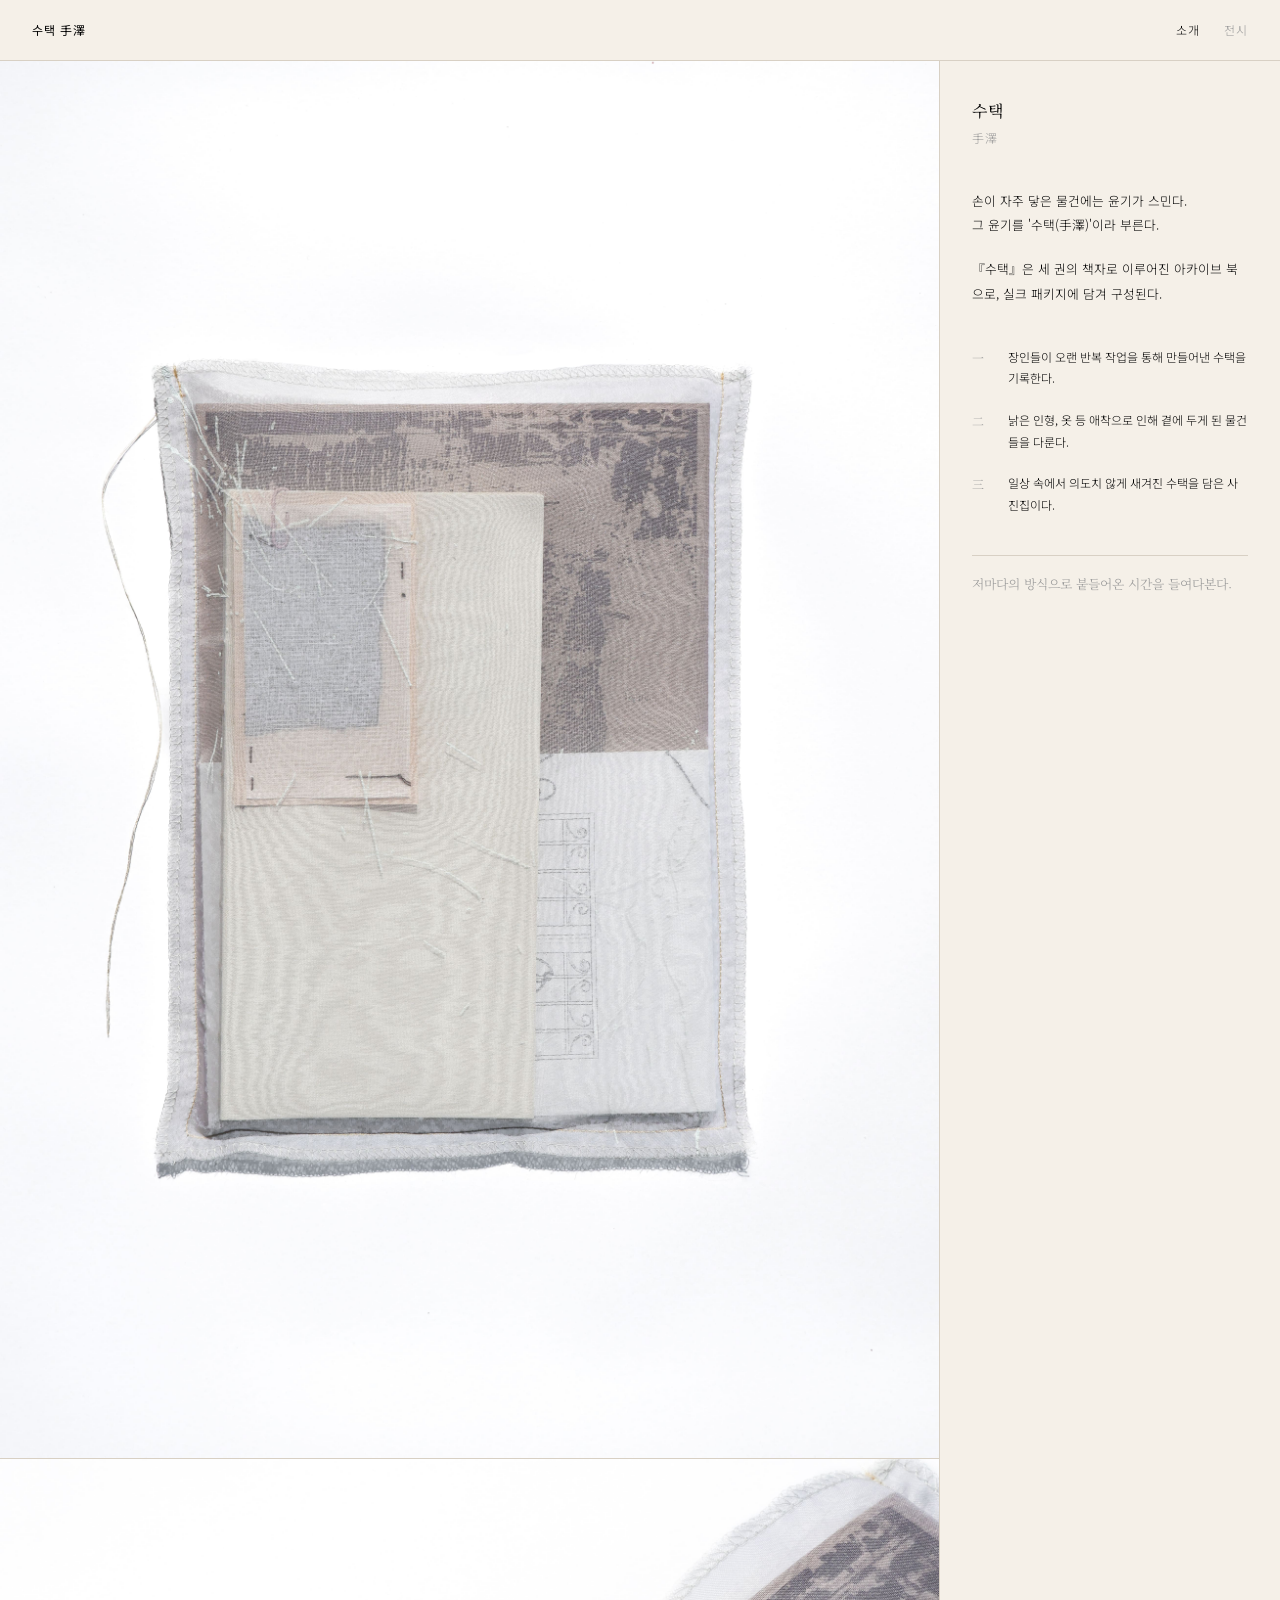
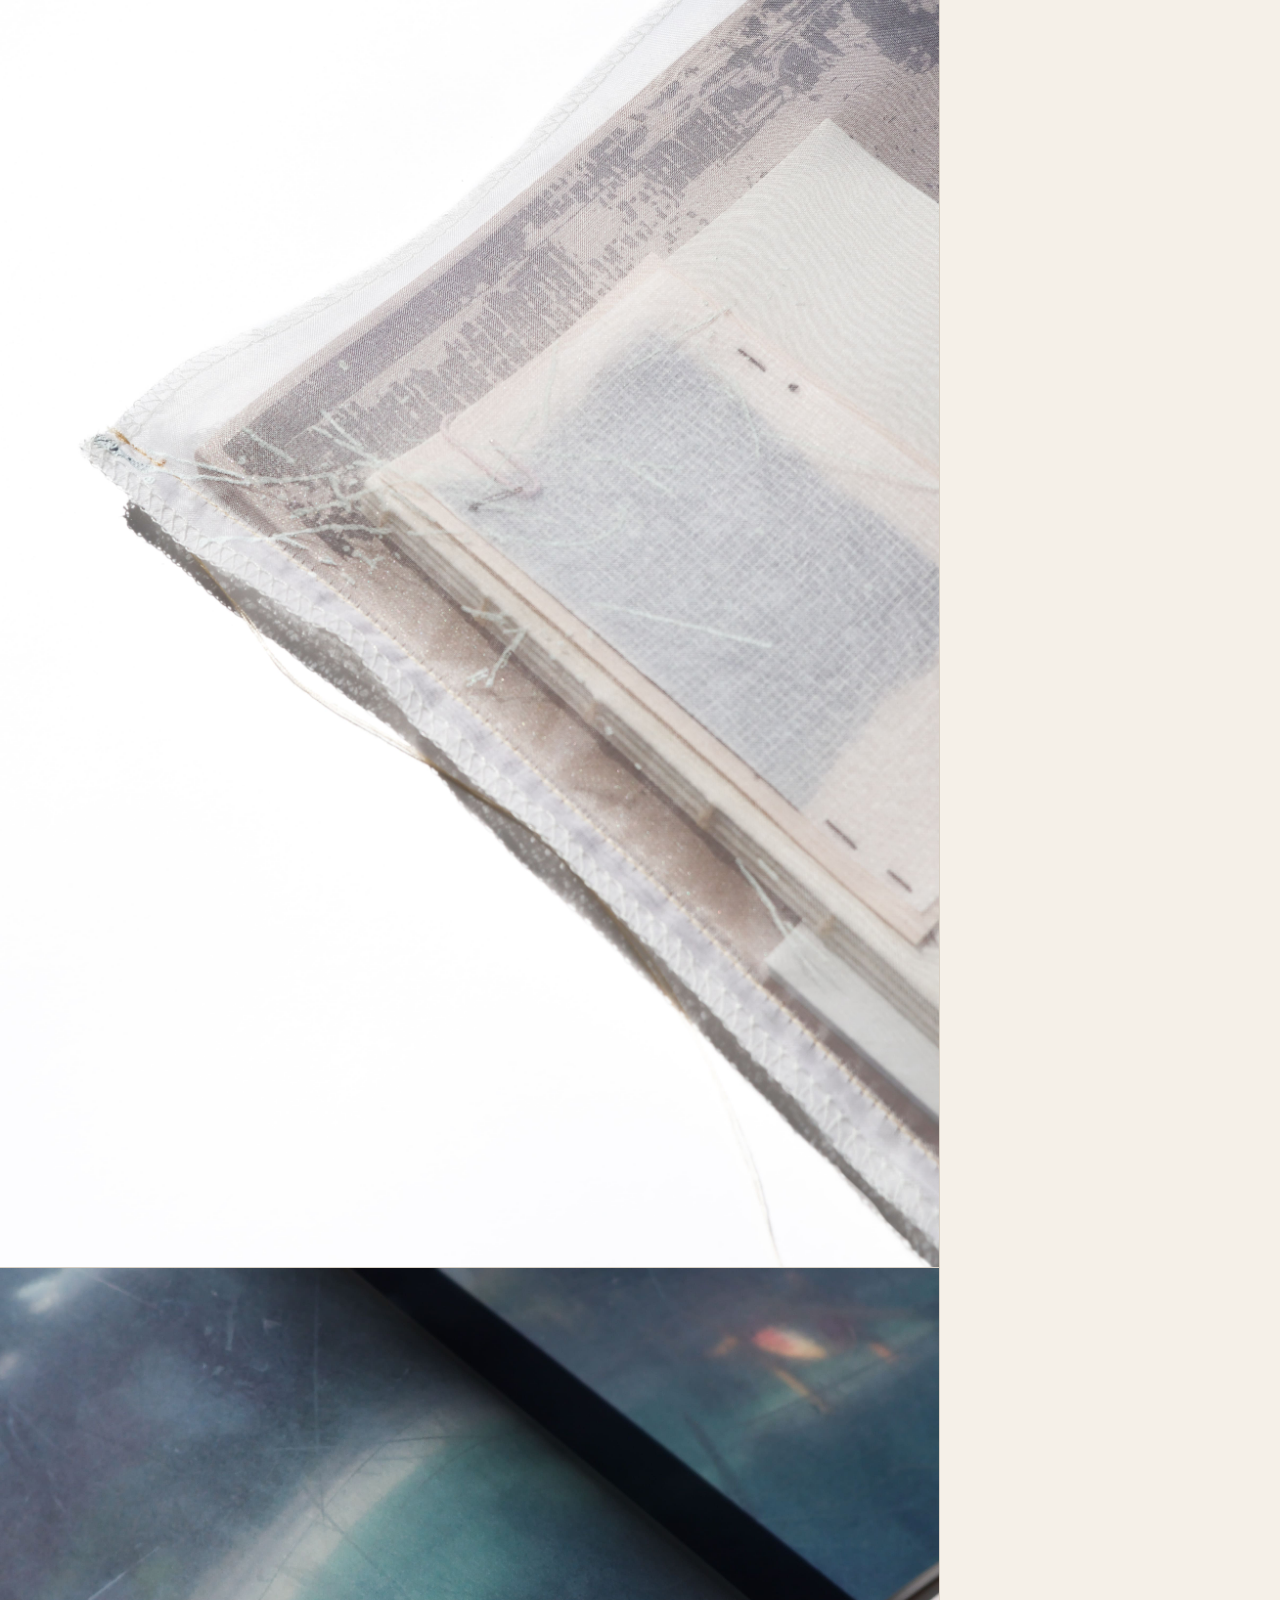
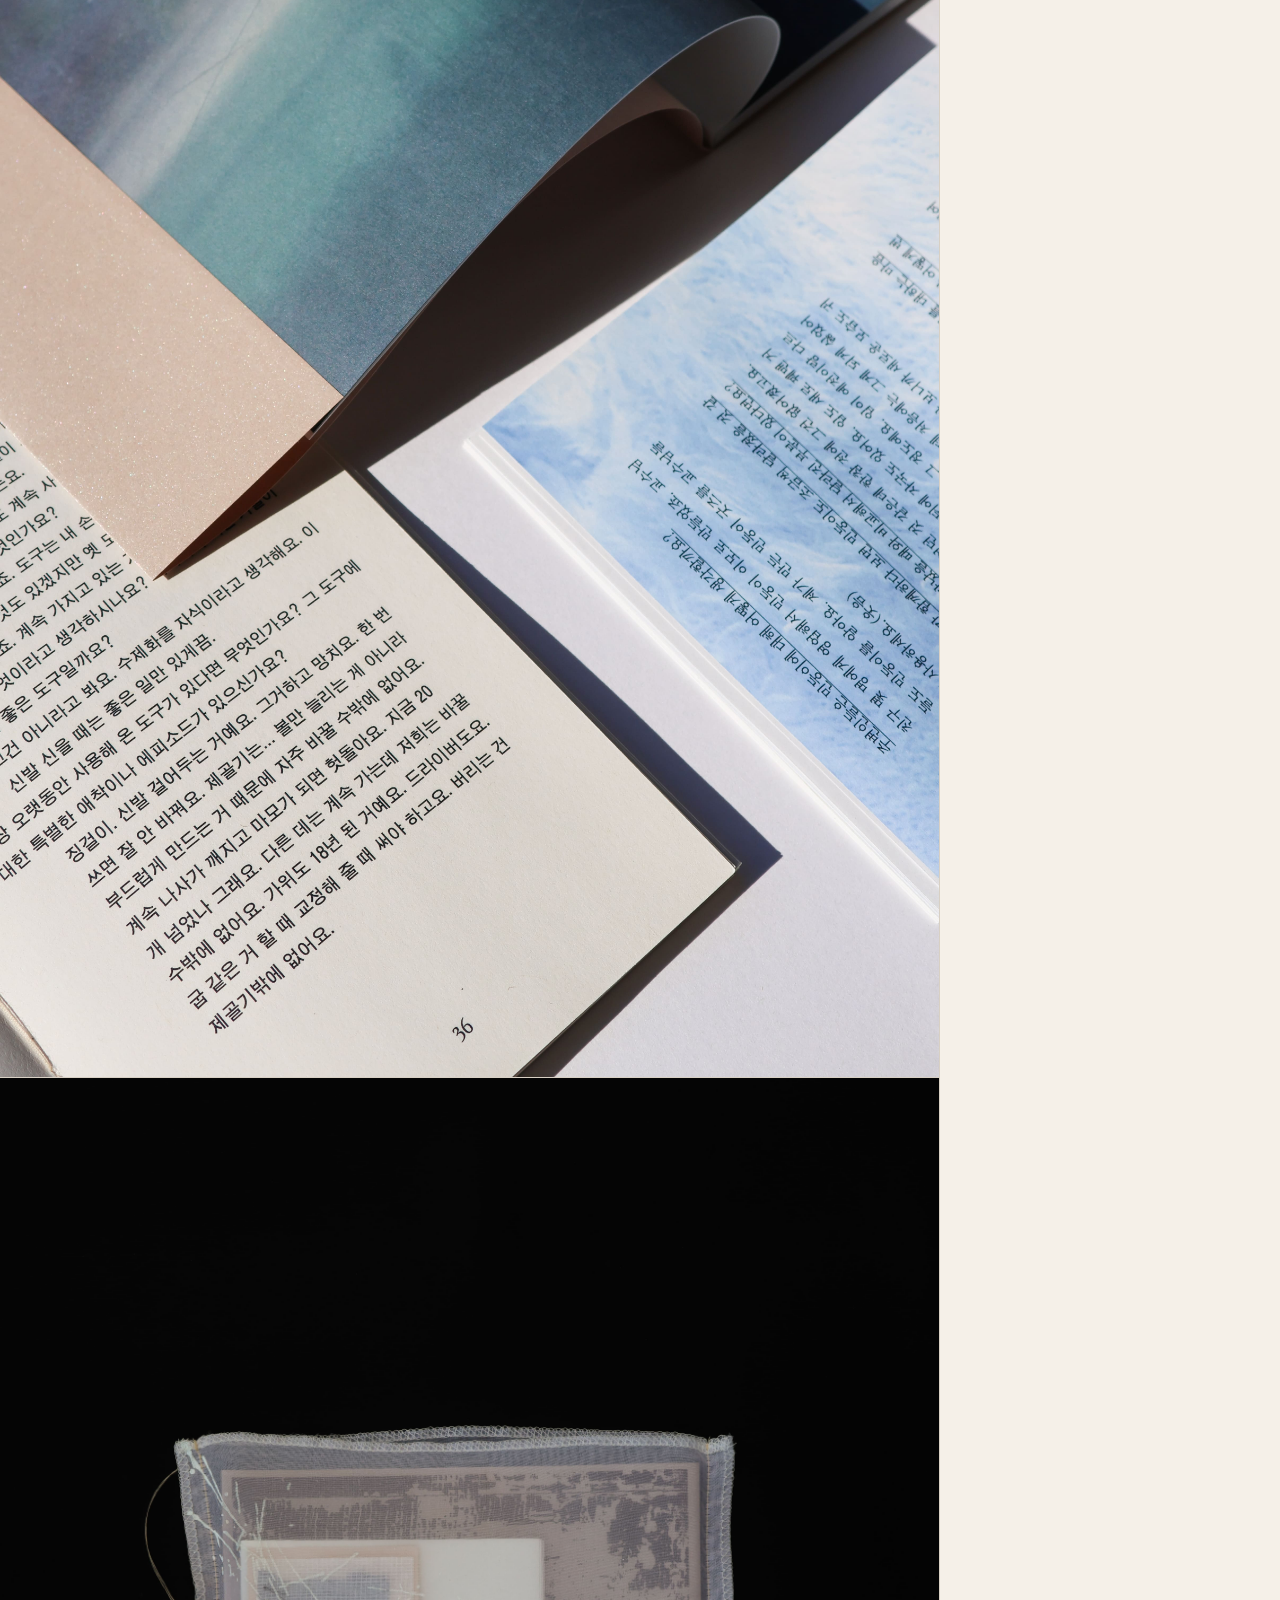
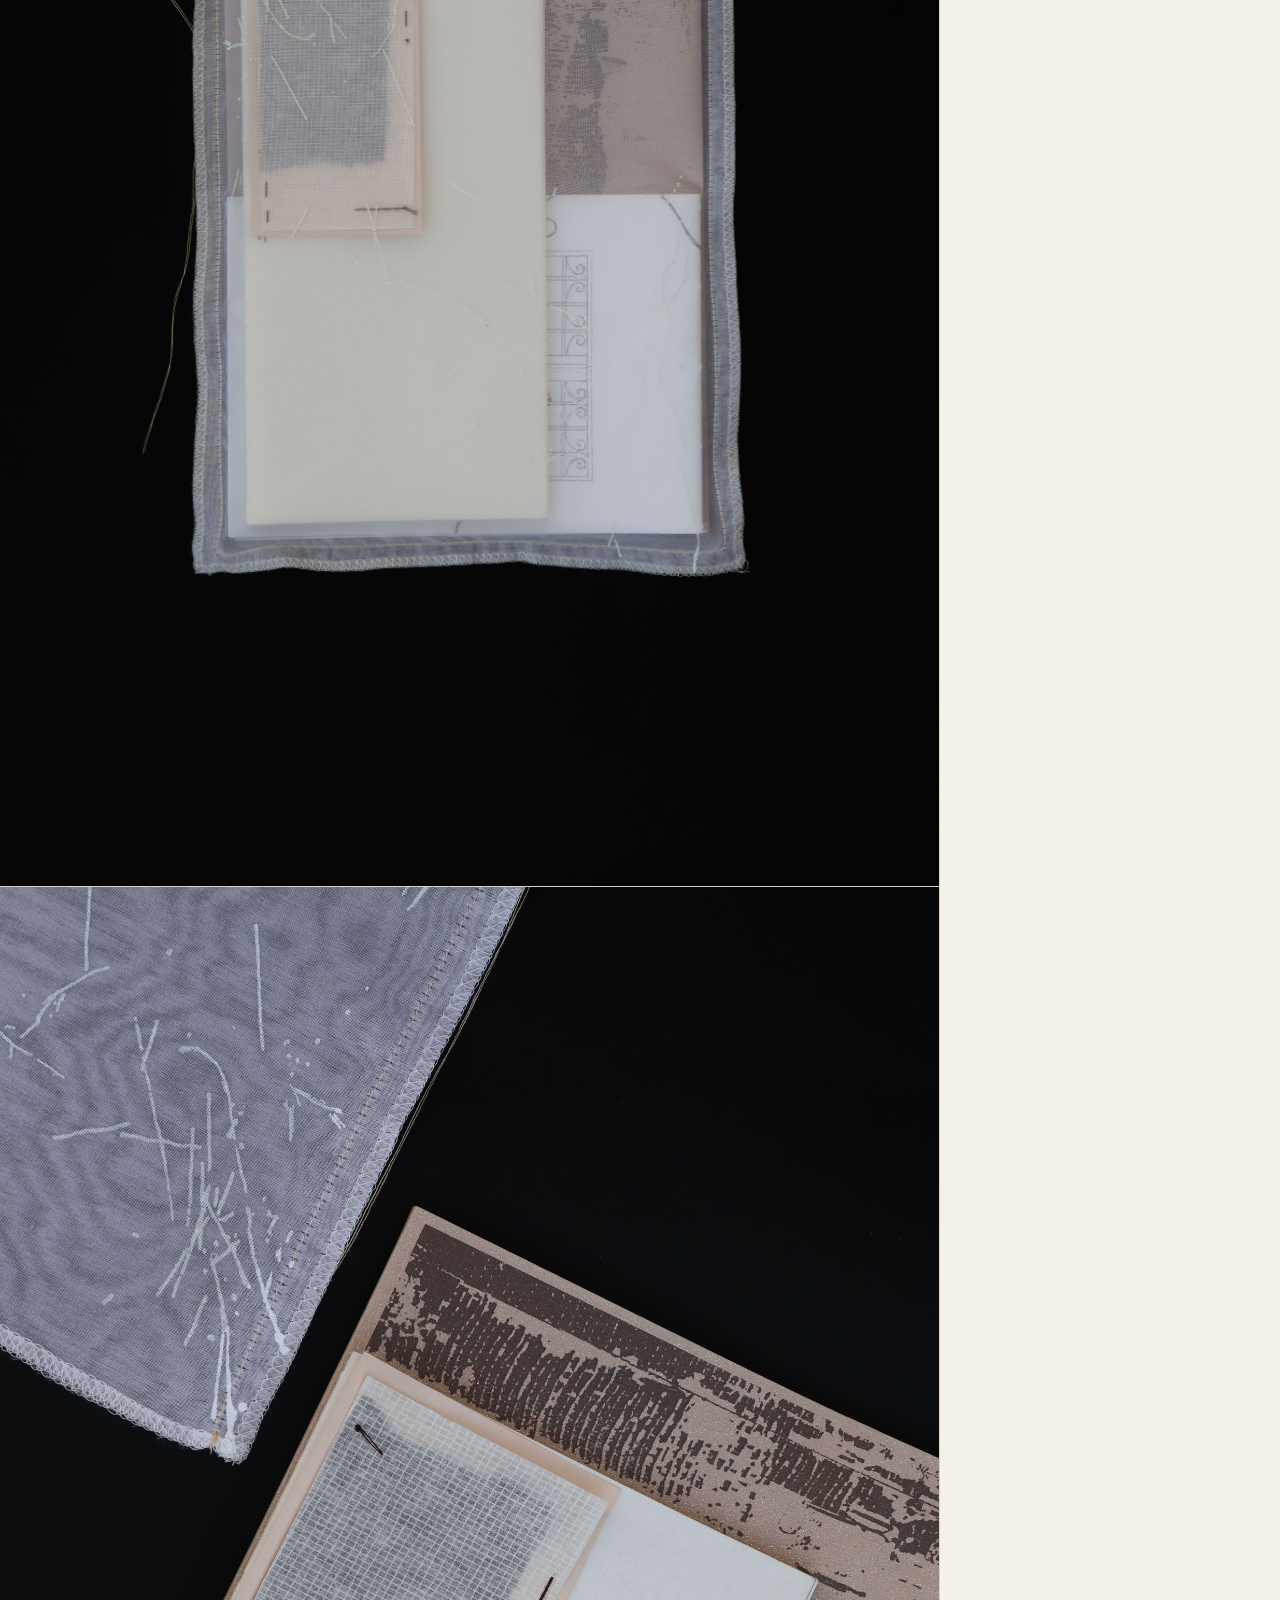
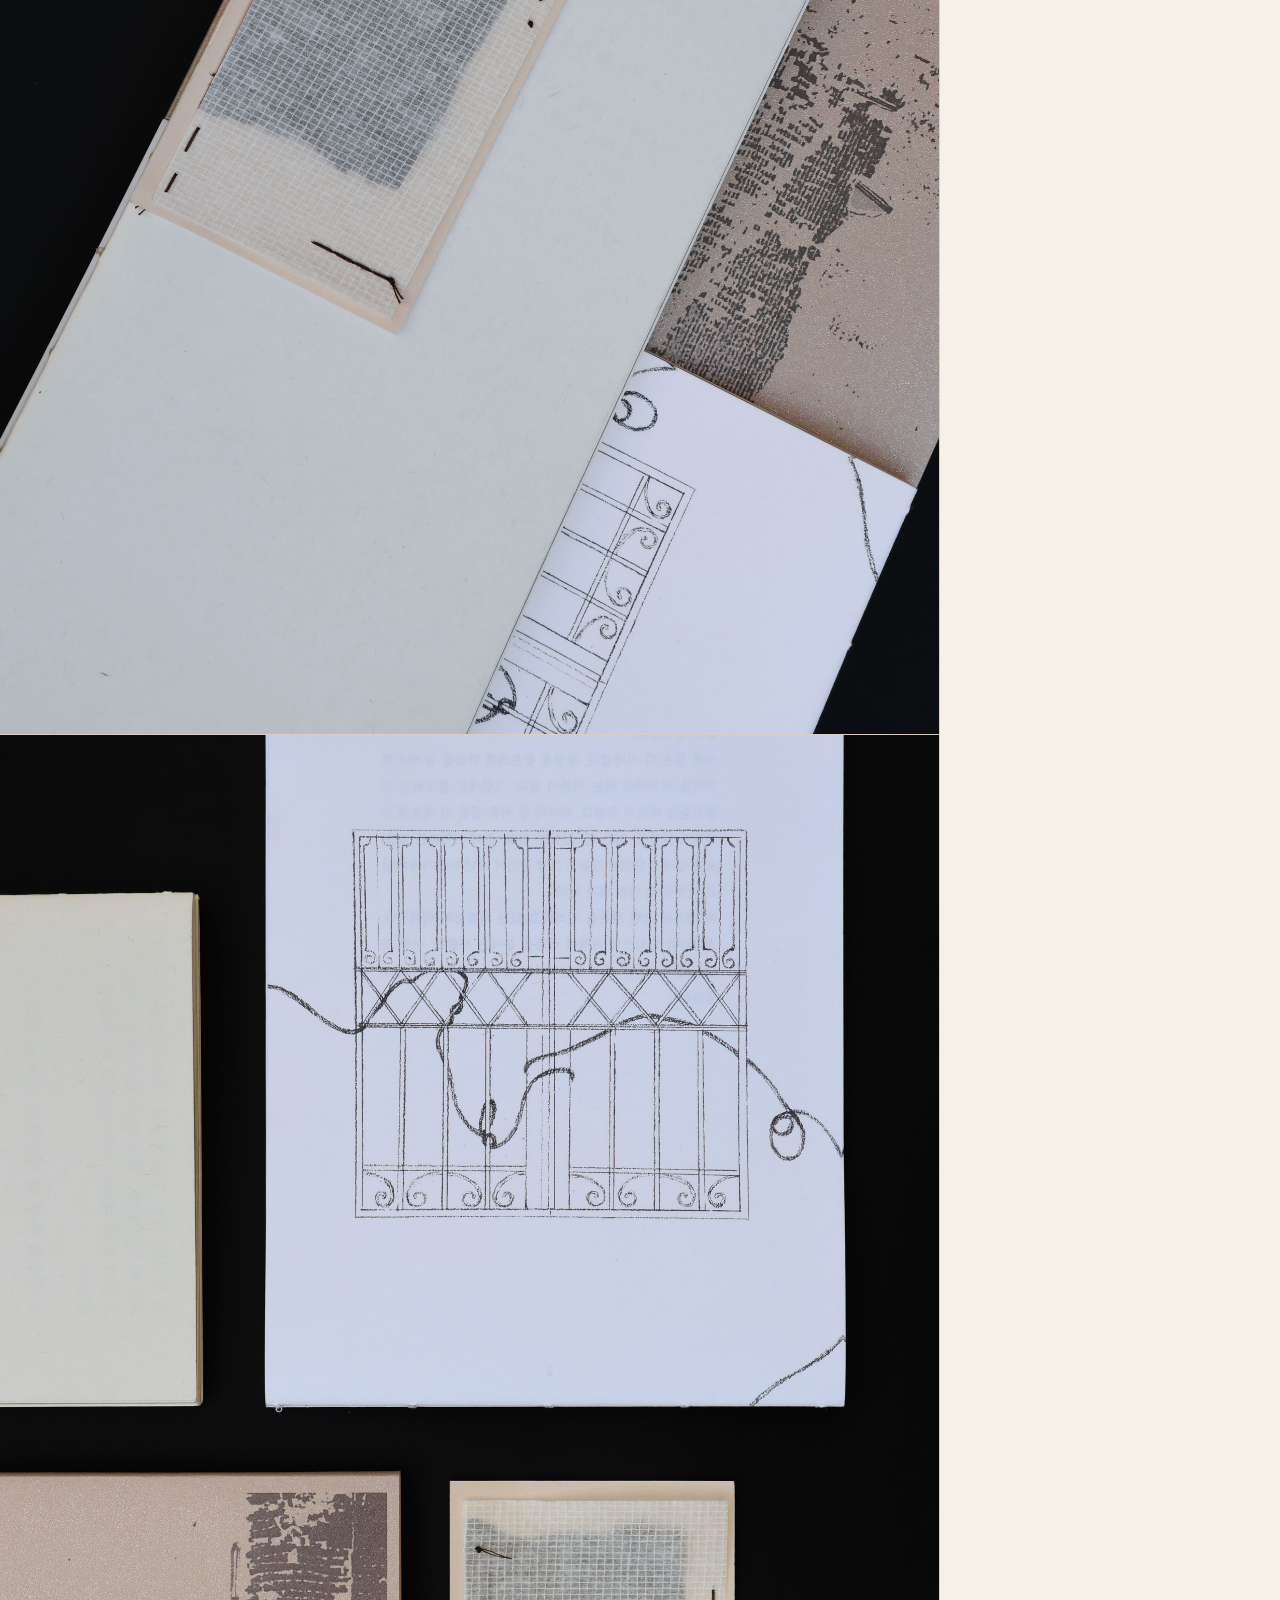
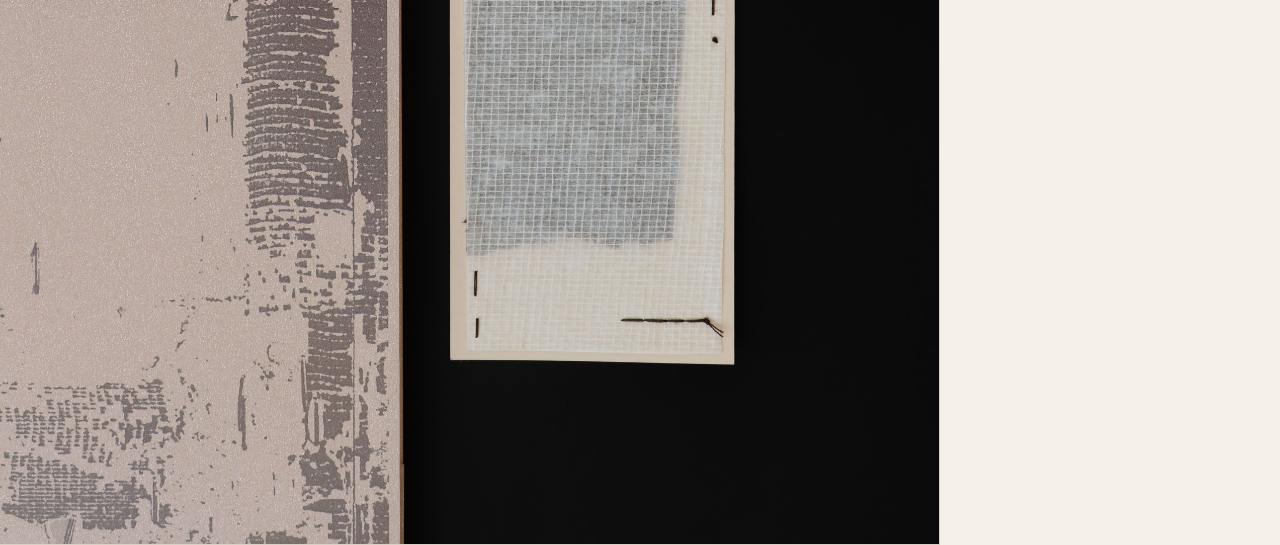
<file: index.html>
<!DOCTYPE html>
<html lang="ko">
<head>
  <meta charset="UTF-8" />
  <meta name="viewport" content="width=device-width, initial-scale=1.0" />
  <title>수택 手澤</title>
  <link rel="preconnect" href="https://fonts.googleapis.com" />
  <link rel="preconnect" href="https://fonts.gstatic.com" crossorigin />
  <link href="https://fonts.googleapis.com/css2?family=Noto+Sans+KR:wght@300;400&family=Noto+Serif+KR:wght@300;400&display=swap" rel="stylesheet" />
  <link rel="stylesheet" href="style.css" />
</head>
<body>

  <nav class="site-nav">
    <span class="brand">수택 手澤</span>
    <div class="pages">
      <a href="index.html" class="active">소개</a>
      <a href="exhibition.html">전시</a>
    </div>
  </nav>

  <div class="layout">

    <!-- 좌: 이미지 스크롤 -->
    <div class="col-images">
      <div class="img-block"><img src="images/s4.jpg.jpg" alt="" /></div>
      <div class="img-block"><img src="images/s5.jpg.jpg" alt="" /></div>
      <div class="img-block"><img src="images/s6.jpg.jpg" alt="" /></div>
      <div class="img-block"><img src="images/s1.jpg.jpg" alt="" /></div>
      <div class="img-block"><img src="images/s2.jpg.jpg" alt="" /></div>
      <div class="img-block"><img src="images/s3.jpg.jpg" alt="" /></div>
    </div>

    <!-- 우: 텍스트 고정 -->
    <div class="col-text">

      <div class="text-title">
        <h1>수택</h1>
        <div class="hanja">手澤</div>
      </div>

      <div class="text-body">
        <p>손이 자주 닿은 물건에는 윤기가 스민다.<br>그 윤기를 '수택(手澤)'이라 부른다.</p>
        <p>『수택』은 세 권의 책자로 이루어진 아카이브 북으로, 실크 패키지에 담겨 구성된다.</p>
      </div>

      <div class="text-volumes">
        <div class="vol-item">
          <span class="vol-num">一</span>
          <span>장인들이 오랜 반복 작업을 통해 만들어낸 수택을 기록한다.</span>
        </div>
        <div class="vol-item">
          <span class="vol-num">二</span>
          <span>낡은 인형, 옷 등 애착으로 인해 곁에 두게 된 물건들을 다룬다.</span>
        </div>
        <div class="vol-item">
          <span class="vol-num">三</span>
          <span>일상 속에서 의도치 않게 새겨진 수택을 담은 사진집이다.</span>
        </div>
      </div>

      <div class="text-closing">
        저마다의 방식으로 붙들어온 시간을 들여다본다.
      </div>

    </div>
  </div>

  <script>
    const prints = [
      `<svg xmlns="http://www.w3.org/2000/svg" width="48" height="60" viewBox="0 0 48 60"><ellipse cx="24" cy="30" rx="10" ry="13" fill="none" stroke="#a89880" stroke-width="1.2"/><ellipse cx="24" cy="30" rx="14" ry="17" fill="none" stroke="#a89880" stroke-width="1"/><ellipse cx="24" cy="30" rx="18" ry="21" fill="none" stroke="#a89880" stroke-width="0.9"/><ellipse cx="24" cy="30" rx="21" ry="25" fill="none" stroke="#a89880" stroke-width="0.8"/><path d="M14 18 Q24 10 34 18" fill="none" stroke="#a89880" stroke-width="0.8"/></svg>`,
      `<svg xmlns="http://www.w3.org/2000/svg" width="48" height="60" viewBox="0 0 48 60"><ellipse cx="24" cy="32" rx="9" ry="12" fill="none" stroke="#a89880" stroke-width="1.2"/><ellipse cx="24" cy="32" rx="13" ry="16" fill="none" stroke="#a89880" stroke-width="1"/><ellipse cx="24" cy="31" rx="17" ry="20" fill="none" stroke="#a89880" stroke-width="0.9"/><ellipse cx="24" cy="30" rx="20" ry="24" fill="none" stroke="#a89880" stroke-width="0.8"/><path d="M16 20 Q24 13 32 20" fill="none" stroke="#a89880" stroke-width="0.8"/><path d="M12 26 Q24 8 36 26" fill="none" stroke="#a89880" stroke-width="0.7"/></svg>`,
      `<svg xmlns="http://www.w3.org/2000/svg" width="48" height="60" viewBox="0 0 48 60"><ellipse cx="24" cy="30" rx="8" ry="11" fill="none" stroke="#a89880" stroke-width="1.2"/><ellipse cx="24" cy="30" rx="12" ry="15" fill="none" stroke="#a89880" stroke-width="1"/><ellipse cx="23" cy="30" rx="16" ry="19" fill="none" stroke="#a89880" stroke-width="0.9"/><ellipse cx="23" cy="29" rx="20" ry="23" fill="none" stroke="#a89880" stroke-width="0.8"/><path d="M15 19 Q24 11 33 19" fill="none" stroke="#a89880" stroke-width="0.8"/></svg>`,
      `<svg xmlns="http://www.w3.org/2000/svg" width="48" height="60" viewBox="0 0 48 60"><ellipse cx="24" cy="31" rx="10" ry="12" fill="none" stroke="#a89880" stroke-width="1.2"/><ellipse cx="24" cy="31" rx="14" ry="16" fill="none" stroke="#a89880" stroke-width="1"/><ellipse cx="24" cy="30" rx="17" ry="20" fill="none" stroke="#a89880" stroke-width="0.9"/><ellipse cx="24" cy="30" rx="21" ry="24" fill="none" stroke="#a89880" stroke-width="0.8"/><path d="M13 22 Q24 12 35 22" fill="none" stroke="#a89880" stroke-width="0.75"/><path d="M11 28 Q24 9 37 28" fill="none" stroke="#a89880" stroke-width="0.65"/></svg>`
    ];

    document.addEventListener('click', function(e) {
      const el = document.createElement('div');
      el.className = 'fingerprint';
      el.innerHTML = prints[Math.floor(Math.random() * prints.length)];
      const rotate = Math.random() * 360;

      // 클릭된 요소가 스크롤 컨테이너 안에 있으면 그 컨테이너 기준으로 계산
      const container = e.target.closest('.col-images') || e.target.closest('.col-text');
      if (container) {
        const rect = container.getBoundingClientRect();
        const x = e.clientX;
        const y = e.clientY + container.scrollTop;
        el.style.position = 'absolute';
        el.style.left = (container.scrollLeft + e.clientX - rect.left) + 'px';
        el.style.top = (container.scrollTop + e.clientY - rect.top) + 'px';
        container.appendChild(el);
      } else {
        el.style.left = e.pageX + 'px';
        el.style.top = e.pageY + 'px';
        document.body.appendChild(el);
      }

      el.style.transform = 'translate(-50%, -50%) rotate(' + rotate + 'deg)';
      setTimeout(() => el.remove(), 3000);
    });
  </script>
</body>
</html>
</file>
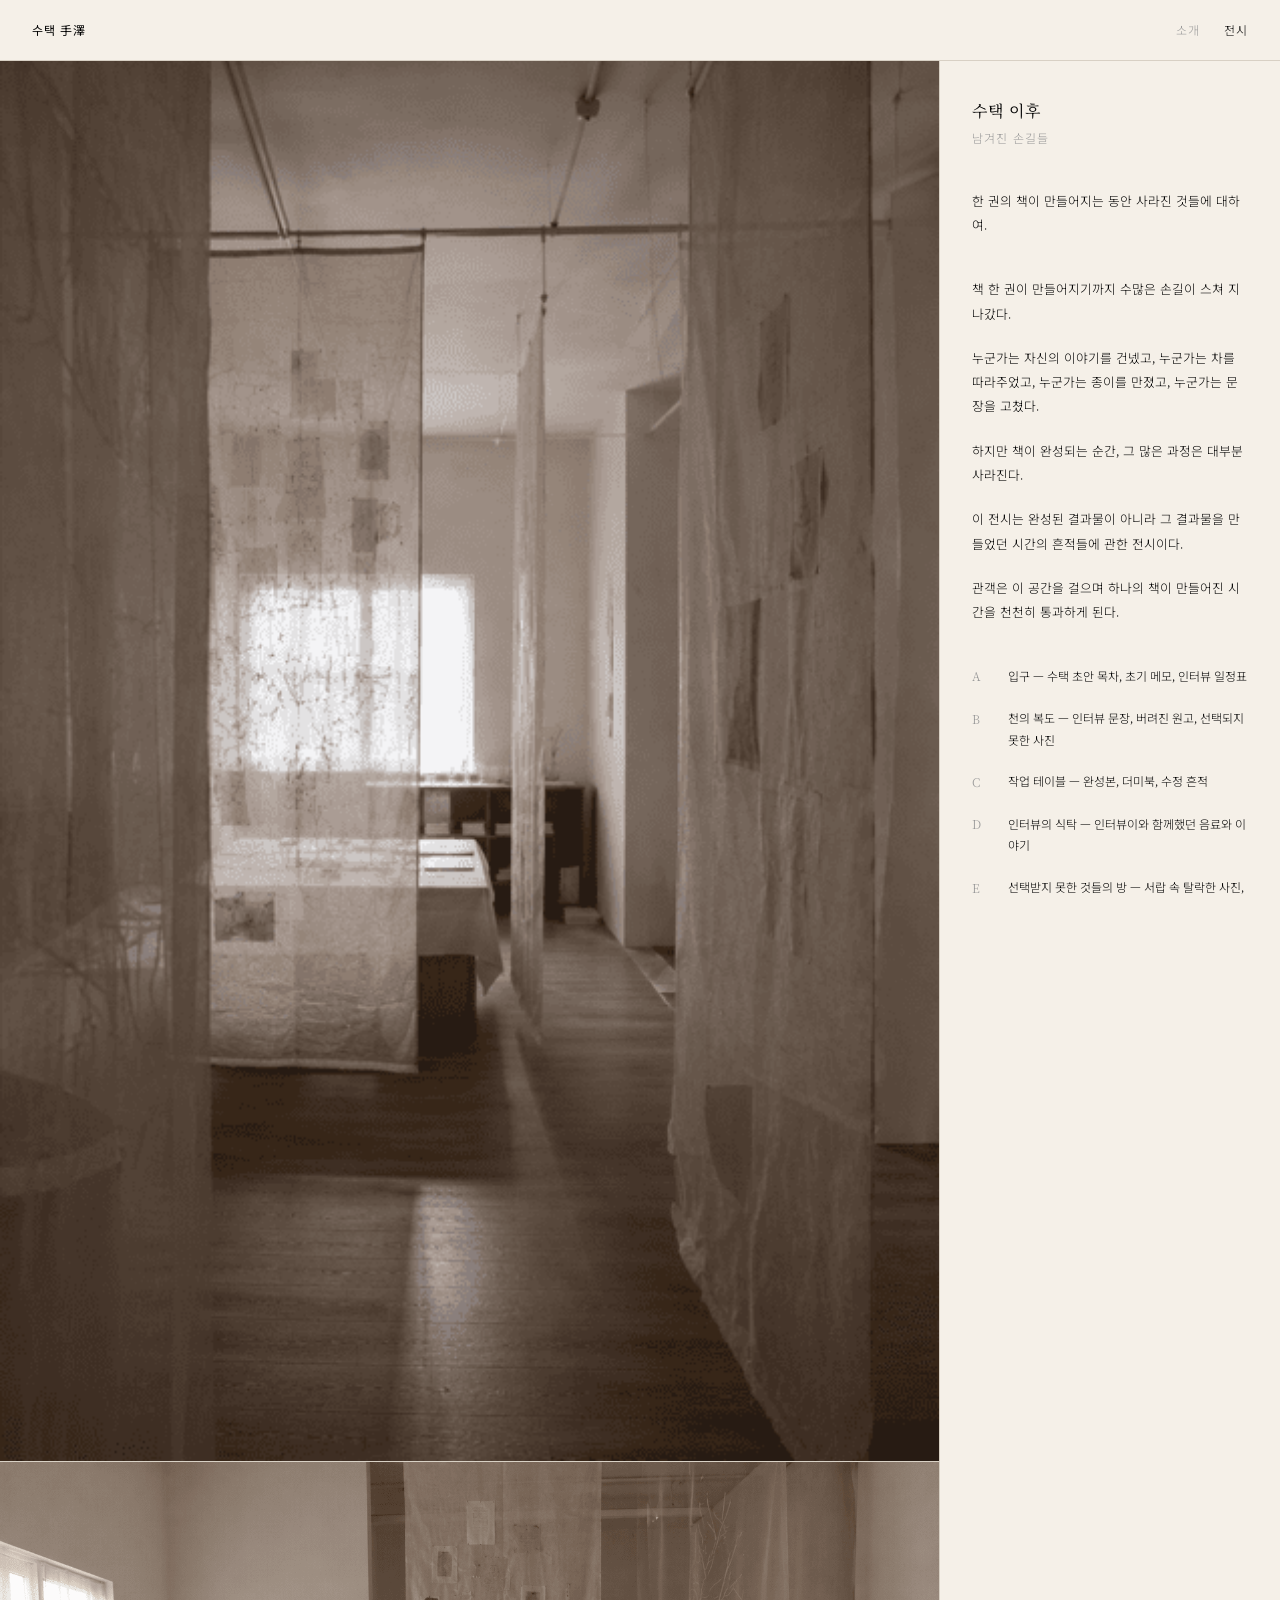
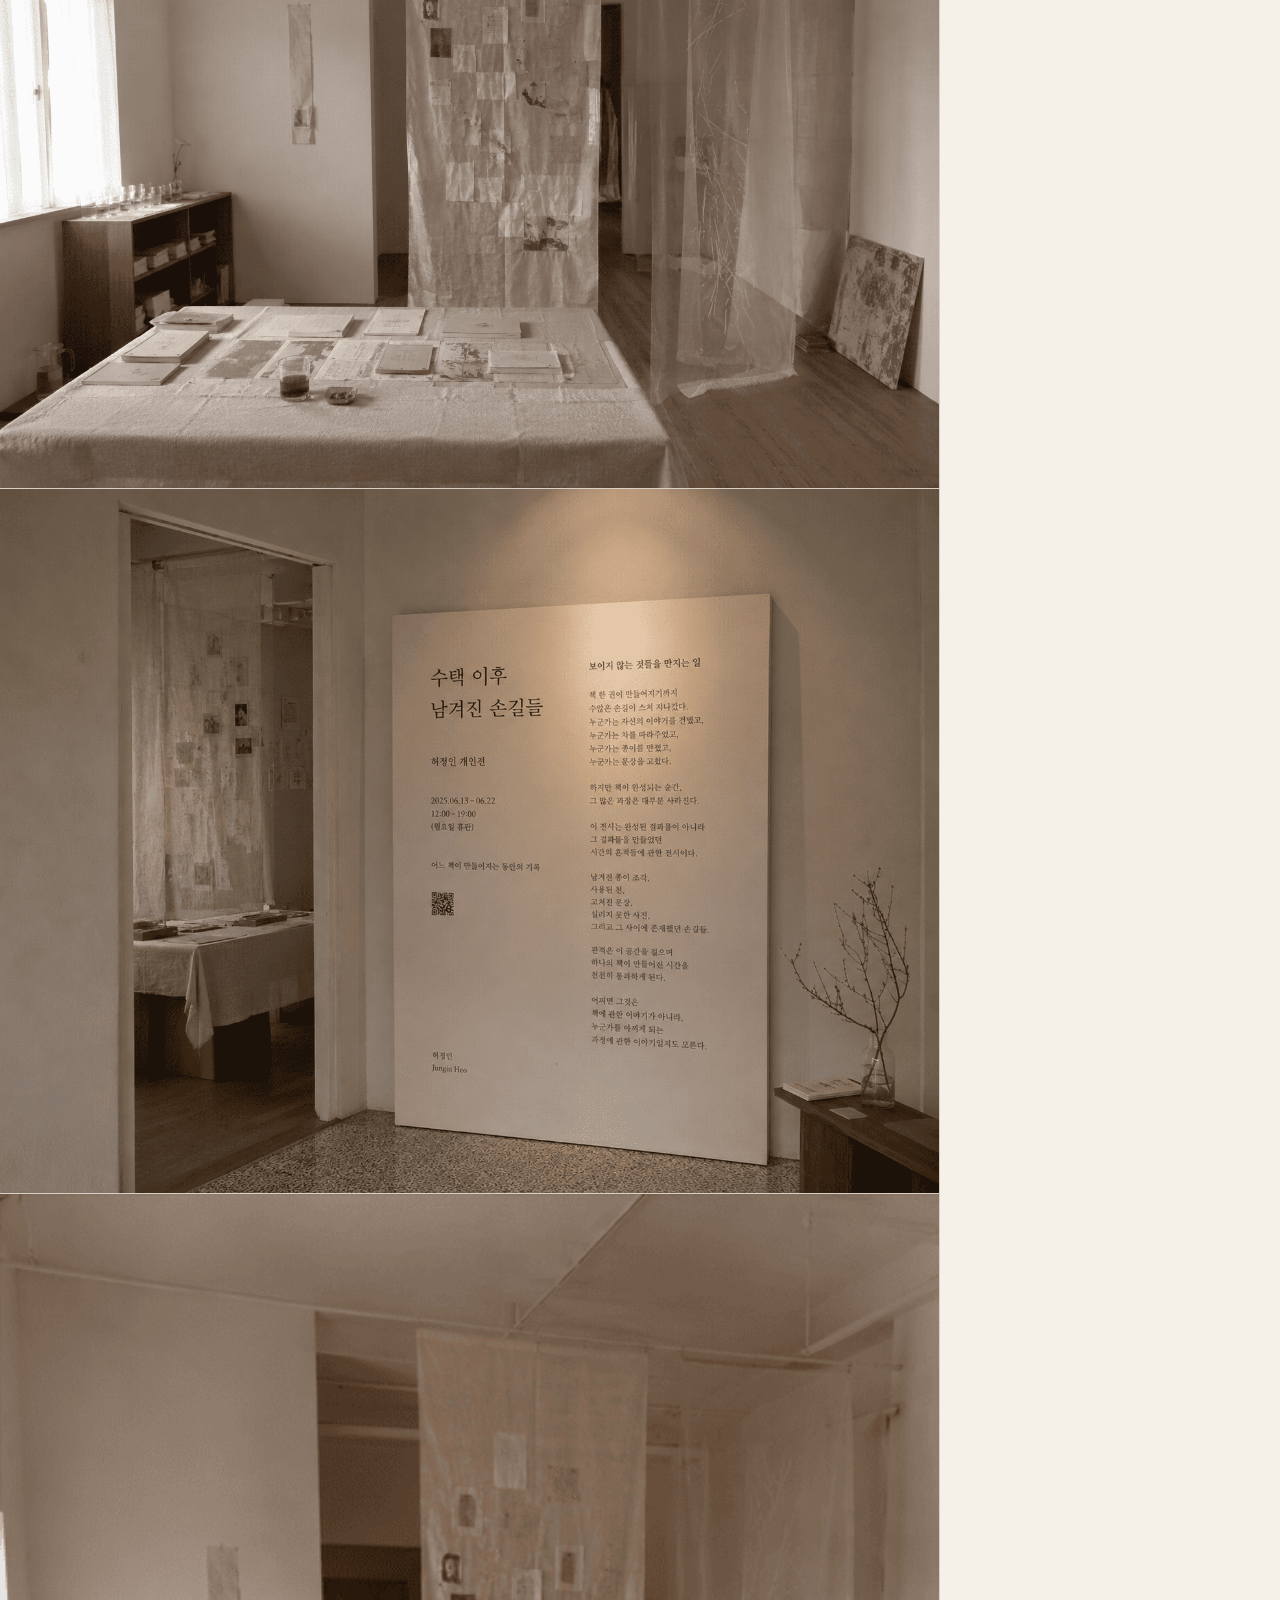
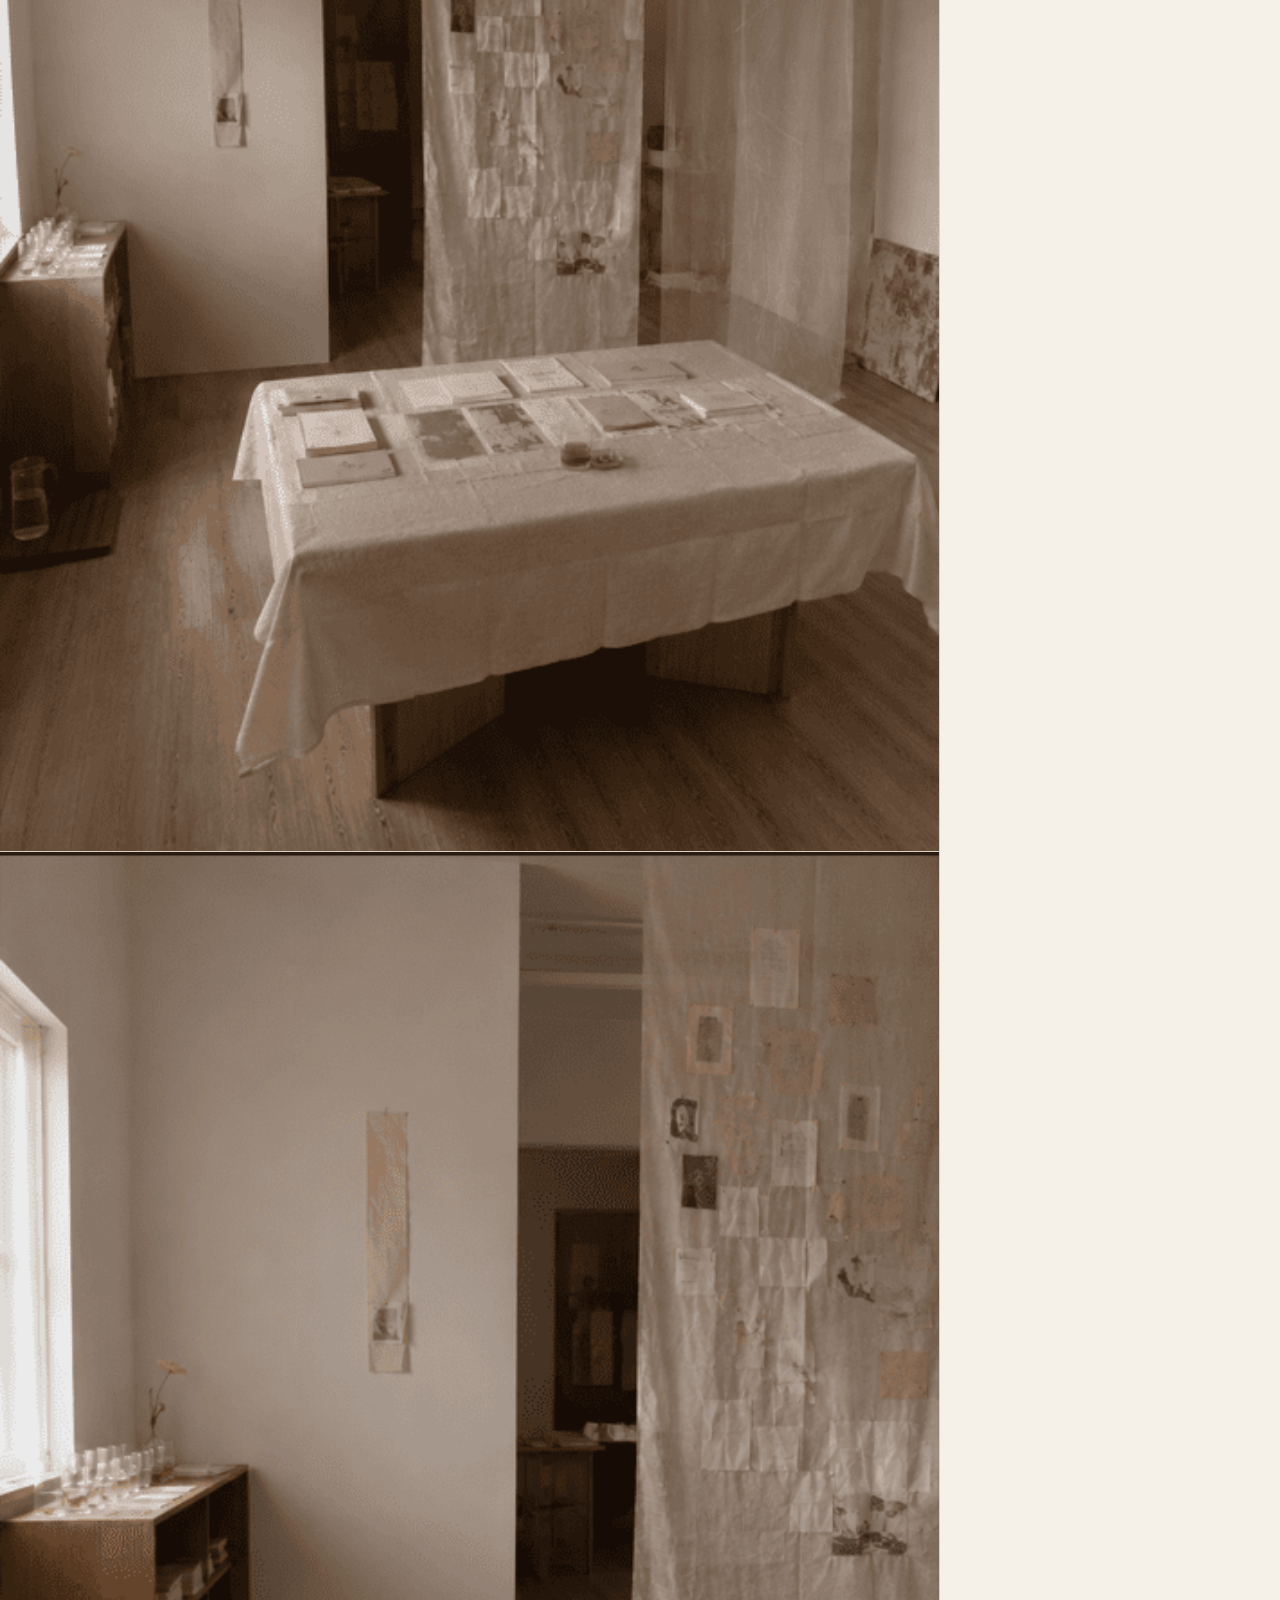
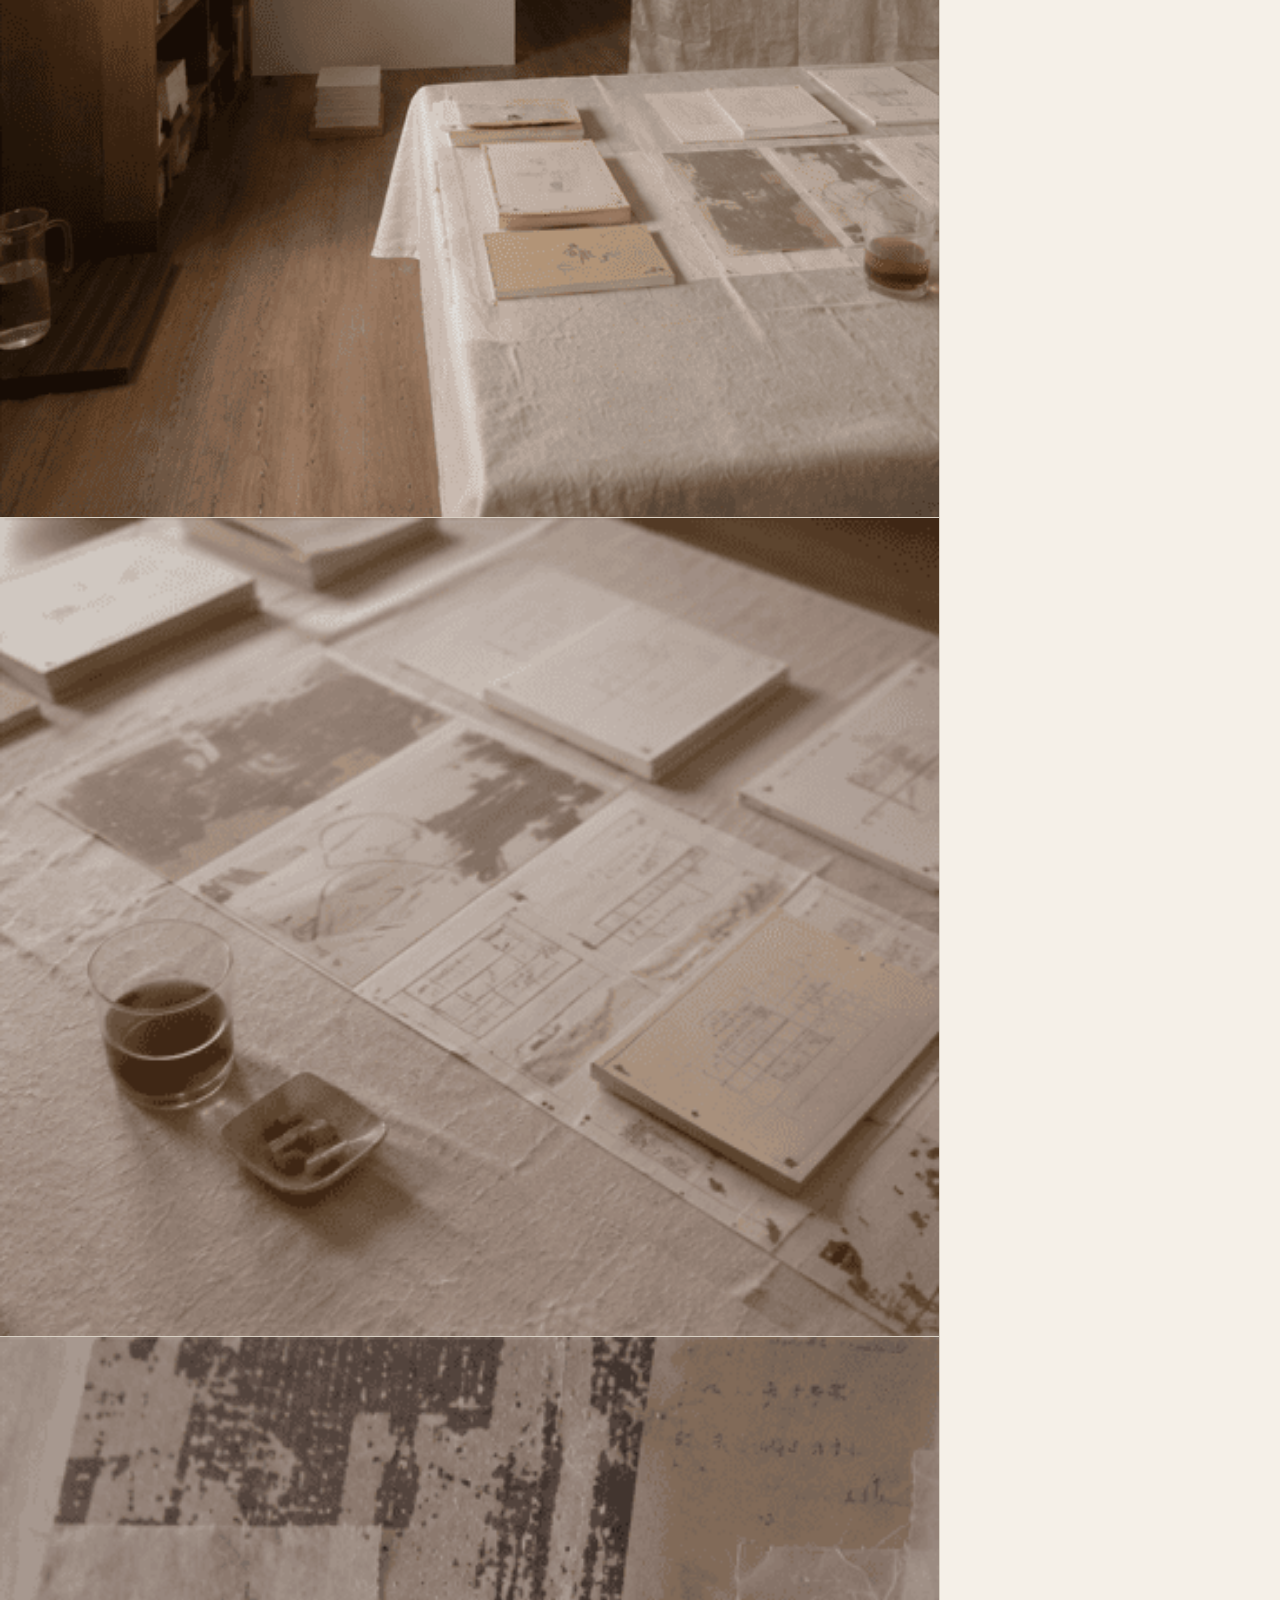
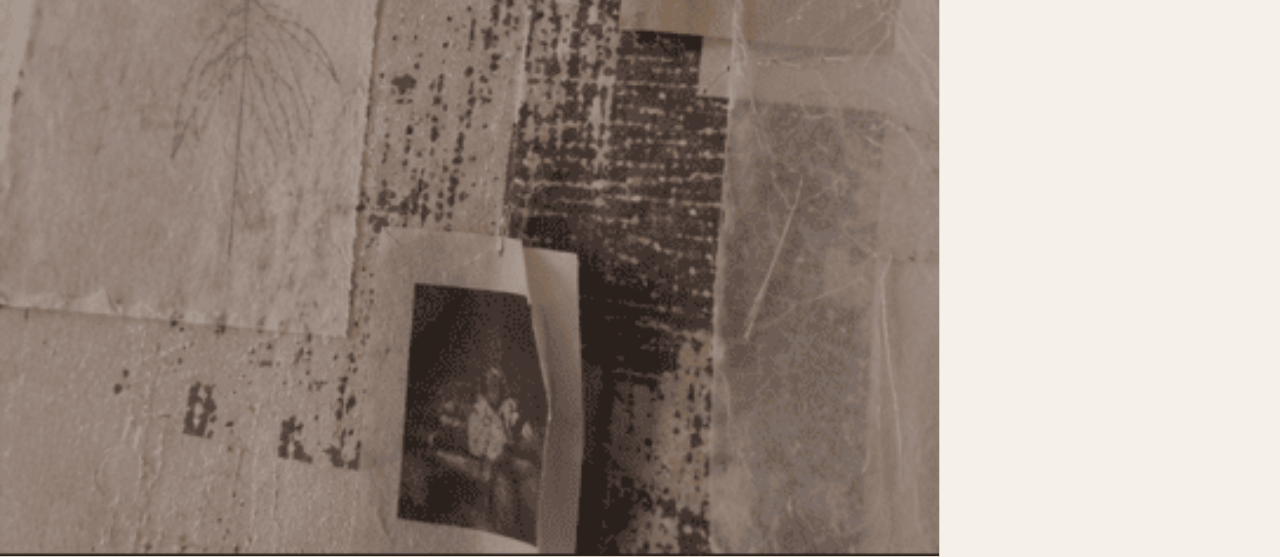
<file: exhibition.html>
<!DOCTYPE html>
<html lang="ko">
<head>
  <meta charset="UTF-8" />
  <meta name="viewport" content="width=device-width, initial-scale=1.0" />
  <title>전시 — 수택 手澤</title>
  <link rel="preconnect" href="https://fonts.googleapis.com" />
  <link rel="preconnect" href="https://fonts.gstatic.com" crossorigin />
  <link href="https://fonts.googleapis.com/css2?family=Noto+Sans+KR:wght@300;400&family=Noto+Serif+KR:wght@300;400&display=swap" rel="stylesheet" />
  <link rel="stylesheet" href="style.css" />
</head>
<body>

  <nav class="site-nav">
    <span class="brand">수택 手澤</span>
    <div class="pages">
      <a href="index.html">소개</a>
      <a href="exhibition.html" class="active">전시</a>
    </div>
  </nav>

  <div class="layout">

    <!-- 좌: 이미지 스크롤 -->
    <div class="col-images">
      <div class="img-block"><img src="images/e1.jpg.png" alt="" /></div>
      <div class="img-block"><img src="images/e2.jpg.png" alt="" /></div>
      <div class="img-block"><img src="images/e3.jpg.png" alt="" /></div>
      <div class="img-block"><img src="images/e4.jpg.png" alt="" /></div>
      <div class="img-block"><img src="images/e5.jpg.png" alt="" /></div>
      <div class="img-block"><img src="images/e6.jpg.png" alt="" /></div>
      <div class="img-block"><img src="images/e7.jpg.png" alt="" /></div>
    </div>

    <!-- 우: 텍스트 고정, 내부 스크롤 -->
    <div class="col-text">

      <div class="text-title">
        <h1>수택 이후</h1>
        <div class="hanja">남겨진 손길들</div>
      </div>

      <div class="text-body">
        <p>한 권의 책이 만들어지는 동안 사라진 것들에 대하여.</p>
      </div>

      <div class="text-body">
        <p>책 한 권이 만들어지기까지 수많은 손길이 스쳐 지나갔다.</p>
        <p>누군가는 자신의 이야기를 건넸고, 누군가는 차를 따라주었고, 누군가는 종이를 만졌고, 누군가는 문장을 고쳤다.</p>
        <p>하지만 책이 완성되는 순간, 그 많은 과정은 대부분 사라진다.</p>
        <p>이 전시는 완성된 결과물이 아니라 그 결과물을 만들었던 시간의 흔적들에 관한 전시이다.</p>
        <p>관객은 이 공간을 걸으며 하나의 책이 만들어진 시간을 천천히 통과하게 된다.</p>
      </div>

      <div class="text-volumes">
        <div class="vol-item">
          <span class="vol-num">A</span>
          <span>입구 — 수택 초안 목차, 초기 메모, 인터뷰 일정표</span>
        </div>
        <div class="vol-item">
          <span class="vol-num">B</span>
          <span>천의 복도 — 인터뷰 문장, 버려진 원고, 선택되지 못한 사진</span>
        </div>
        <div class="vol-item">
          <span class="vol-num">C</span>
          <span>작업 테이블 — 완성본, 더미북, 수정 흔적</span>
        </div>
        <div class="vol-item">
          <span class="vol-num">D</span>
          <span>인터뷰의 식탁 — 인터뷰이와 함께했던 음료와 이야기</span>
        </div>
        <div class="vol-item">
          <span class="vol-num">E</span>
          <span>선택받지 못한 것들의 방 — 서랍 속 탈락한 사진, 삭제된 문장</span>
        </div>
      </div>

      <div class="text-closing">
        아카이브 설치 전시 + 감각 경험 전시
      </div>

    </div>
  </div>

  <script>
    const prints = [
      `<svg xmlns="http://www.w3.org/2000/svg" width="48" height="60" viewBox="0 0 48 60"><ellipse cx="24" cy="30" rx="10" ry="13" fill="none" stroke="#a89880" stroke-width="1.2"/><ellipse cx="24" cy="30" rx="14" ry="17" fill="none" stroke="#a89880" stroke-width="1"/><ellipse cx="24" cy="30" rx="18" ry="21" fill="none" stroke="#a89880" stroke-width="0.9"/><ellipse cx="24" cy="30" rx="21" ry="25" fill="none" stroke="#a89880" stroke-width="0.8"/><path d="M14 18 Q24 10 34 18" fill="none" stroke="#a89880" stroke-width="0.8"/></svg>`,
      `<svg xmlns="http://www.w3.org/2000/svg" width="48" height="60" viewBox="0 0 48 60"><ellipse cx="24" cy="32" rx="9" ry="12" fill="none" stroke="#a89880" stroke-width="1.2"/><ellipse cx="24" cy="32" rx="13" ry="16" fill="none" stroke="#a89880" stroke-width="1"/><ellipse cx="24" cy="31" rx="17" ry="20" fill="none" stroke="#a89880" stroke-width="0.9"/><ellipse cx="24" cy="30" rx="20" ry="24" fill="none" stroke="#a89880" stroke-width="0.8"/><path d="M16 20 Q24 13 32 20" fill="none" stroke="#a89880" stroke-width="0.8"/><path d="M12 26 Q24 8 36 26" fill="none" stroke="#a89880" stroke-width="0.7"/></svg>`,
      `<svg xmlns="http://www.w3.org/2000/svg" width="48" height="60" viewBox="0 0 48 60"><ellipse cx="24" cy="30" rx="8" ry="11" fill="none" stroke="#a89880" stroke-width="1.2"/><ellipse cx="24" cy="30" rx="12" ry="15" fill="none" stroke="#a89880" stroke-width="1"/><ellipse cx="23" cy="30" rx="16" ry="19" fill="none" stroke="#a89880" stroke-width="0.9"/><ellipse cx="23" cy="29" rx="20" ry="23" fill="none" stroke="#a89880" stroke-width="0.8"/><path d="M15 19 Q24 11 33 19" fill="none" stroke="#a89880" stroke-width="0.8"/></svg>`,
      `<svg xmlns="http://www.w3.org/2000/svg" width="48" height="60" viewBox="0 0 48 60"><ellipse cx="24" cy="31" rx="10" ry="12" fill="none" stroke="#a89880" stroke-width="1.2"/><ellipse cx="24" cy="31" rx="14" ry="16" fill="none" stroke="#a89880" stroke-width="1"/><ellipse cx="24" cy="30" rx="17" ry="20" fill="none" stroke="#a89880" stroke-width="0.9"/><ellipse cx="24" cy="30" rx="21" ry="24" fill="none" stroke="#a89880" stroke-width="0.8"/><path d="M13 22 Q24 12 35 22" fill="none" stroke="#a89880" stroke-width="0.75"/><path d="M11 28 Q24 9 37 28" fill="none" stroke="#a89880" stroke-width="0.65"/></svg>`
    ];

    document.addEventListener('click', function(e) {
      const el = document.createElement('div');
      el.className = 'fingerprint';
      el.innerHTML = prints[Math.floor(Math.random() * prints.length)];
      const rotate = Math.random() * 360;

      const container = e.target.closest('.col-images') || e.target.closest('.col-text');
      if (container) {
        const rect = container.getBoundingClientRect();
        el.style.position = 'absolute';
        el.style.left = (container.scrollLeft + e.clientX - rect.left) + 'px';
        el.style.top = (container.scrollTop + e.clientY - rect.top) + 'px';
        container.appendChild(el);
      } else {
        el.style.left = e.pageX + 'px';
        el.style.top = e.pageY + 'px';
        document.body.appendChild(el);
      }

      el.style.transform = 'translate(-50%, -50%) rotate(' + rotate + 'deg)';
      setTimeout(() => el.remove(), 3000);
    });
  </script>
</body>
</html>
</file>
<file: style.css>
/* ─── reset ─────────────────────────────────────── */
*, *::before, *::after { box-sizing: border-box; margin: 0; padding: 0; }

/* ─── tokens ─────────────────────────────────────── */
:root {
  --bg: #f5f0e8;
  --fg: #000000;
  --fg-dim: #999;
  --font-sans: 'Noto Sans KR', sans-serif;
  --font-serif: 'Noto Serif KR', serif;
}

/* ─── base ───────────────────────────────────────── */
html { font-size: 16px; }

body {
  background: var(--bg);
  color: var(--fg);
  font-family: var(--font-sans);
  font-weight: 300;
  line-height: 1.7;
  min-height: 100vh;
}

a {
  color: inherit;
  text-decoration: none;
}

/* ─── top nav ─────────────────────────────────────── */
.site-nav {
  position: fixed;
  top: 0; left: 0; right: 0;
  z-index: 100;
  display: flex;
  align-items: baseline;
  justify-content: space-between;
  padding: 1.25rem 2rem;
  background: var(--bg);
  border-bottom: 1px solid #d8d0c4;
  font-size: 0.75rem;
  letter-spacing: 0.08em;
}

.site-nav .brand {
  font-weight: 400;
}

.site-nav .pages {
  display: flex;
  gap: 1.5rem;
}

.site-nav a {
  color: var(--fg-dim);
  transition: color 0.2s;
}

.site-nav a:hover,
.site-nav a.active {
  color: var(--fg);
}

/* ─── layout ──────────────────────────────────────── */
.layout {
  display: grid;
  grid-template-columns: 1fr 340px;
  min-height: 100vh;
  padding-top: 49px; /* nav height */
}

/* ─── image column (left) ─────────────────────────── */
.col-images {
  border-right: 1px solid #d8d0c4;
  position: relative;
}

.img-block {
  width: 100%;
  background: #ede8df;
  border-bottom: 1px solid #d8d0c4;
  display: flex;
  align-items: center;
  justify-content: center;
  /* 이미지 없을 때 최소 높이 */
  min-height: 3rem;
}

.img-block img {
  width: 100%;
  height: auto;
  display: block;
  pointer-events: none;
}

/* placeholder when no image */
.img-block.placeholder {
  color: #333;
  font-size: 0.7rem;
  letter-spacing: 0.1em;
}

/* ─── text column (right, sticky) ────────────────── */
.col-text {
  position: sticky;
  top: 49px;
  height: calc(100vh - 49px);
  overflow-y: auto;
  padding: 3rem 2rem;
  display: flex;
  flex-direction: column;
  gap: 2.5rem;
}

/* title block */
.text-title h1 {
  font-family: var(--font-serif);
  font-size: 1rem;
  font-weight: 400;
  letter-spacing: 0.04em;
  margin-bottom: 0.25rem;
}

.text-title .hanja {
  font-size: 0.75rem;
  color: var(--fg-dim);
  letter-spacing: 0.1em;
}

/* body text */
.text-body {
  font-size: 0.8rem;
  line-height: 1.9;
  color: #000000;
}

.text-body p + p {
  margin-top: 1.25rem;
}

/* volumes */
.text-volumes {
  display: flex;
  flex-direction: column;
  gap: 1.25rem;
}

.vol-item {
  display: grid;
  grid-template-columns: 1.5rem 1fr;
  gap: 0.75rem;
  font-size: 0.75rem;
  line-height: 1.8;
  color: #000000;
}

.vol-num {
  color: var(--fg-dim);
  font-family: var(--font-serif);
  padding-top: 0.05rem;
}

/* closing line */
.text-closing {
  font-family: var(--font-serif);
  font-size: 0.8rem;
  color: var(--fg-dim);
  line-height: 1.8;
  padding-top: 1rem;
  border-top: 1px solid #d8d0c4; ─────────────────────── */
.empty-state {
  padding: 6rem 2rem;
  color: var(--fg-dim);
  font-size: 0.75rem;
  letter-spacing: 0.08em;
}

/* ─── fingerprint ────────────────────────────────── */
.fingerprint {
  position: absolute;
  pointer-events: none;
  z-index: 9999;
  transform: translate(-50%, -50%);
  opacity: 0.35;
  animation: fp-fade 3s ease-out forwards;
}

@keyframes fp-fade {
  0%   { opacity: 0.35; }
  70%  { opacity: 0.35; }
  100% { opacity: 0; }
}

/* ─── responsive ──────────────────────────────────── */
@media (max-width: 768px) {
  .layout {
    grid-template-columns: 1fr;
  }

  .col-text {
    position: static;
    height: auto;
    padding: 2rem 1.5rem 3rem;
    border-top: 1px solid #d8d0c4;
  }

  .site-nav {
    padding: 1rem 1.5rem;
  }
}
</file>
